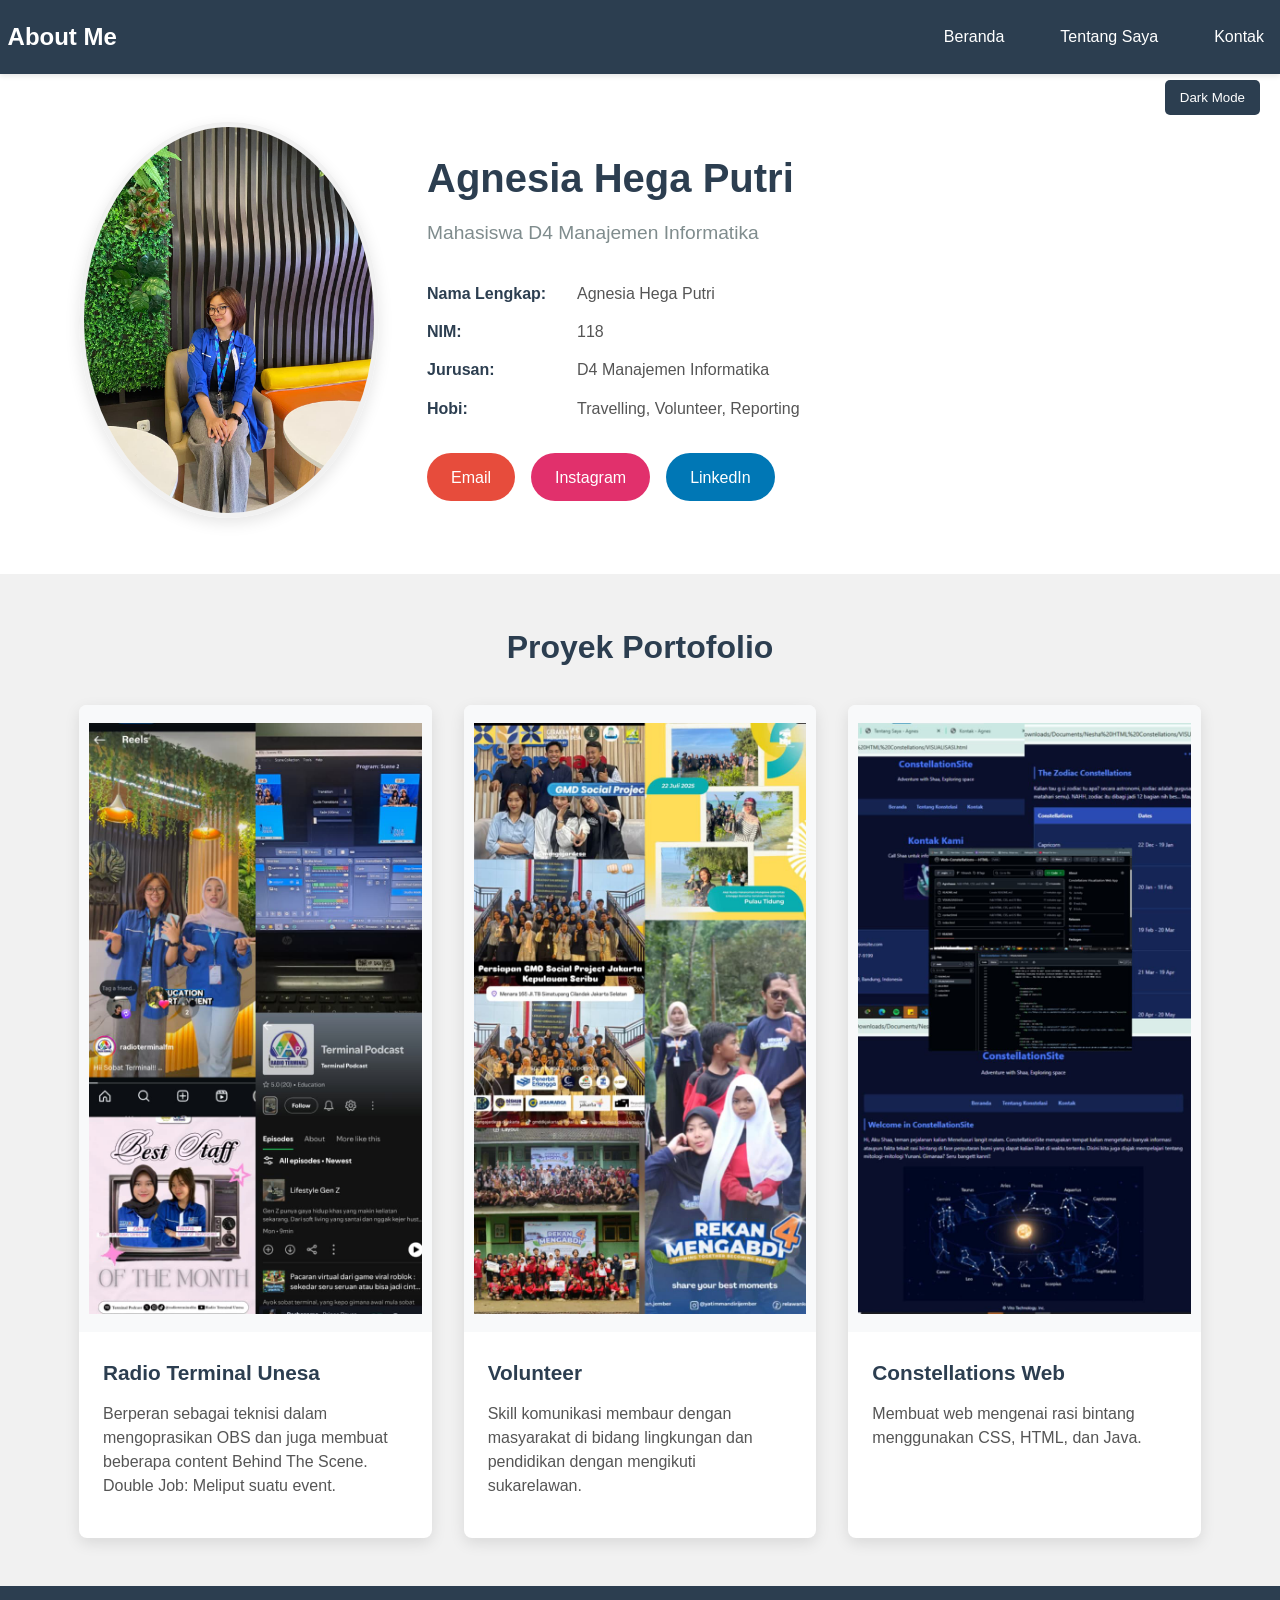
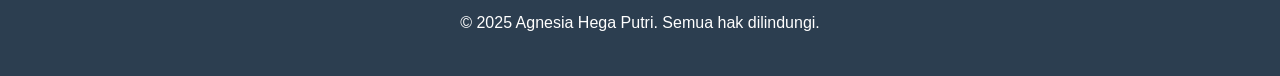
<file: Index.html>
<!DOCTYPE html>
<html lang="id">
<head>
    <meta charset="UTF-8">
    <meta name="viewport" content="width=device-width, initial-scale=1.0">
    <title>Profil Pribadi - Agnes</title>
    <link rel="stylesheet" href="./style.css.css">
</head>
<body>
    <!-- Navbar -->
    <nav class="navbar">
        <div class="nav-container">
            <div class="nav-logo">
                <a href="index.html">About Me</a>
            </div>
            <div class="nav-menu">
                <a href="index.html" class="nav-link">Beranda</a>
                <a href="about.html" class="nav-link">Tentang Saya</a>
                <a href="contact.html" class="nav-link">Kontak</a>
            </div>
        </div>
    </nav>

    <!-- Header/Profil Section -->
    <header class="profile-section">
        <div class="container">
            <div class="profile-content">
                <div class="profile-image">
                    <img src="NESHA.jpg" alt="Profil Pict" class="profile-photo">
                </div>
                <div class="profile-info">
                    <h1 class="profile-title">Agnesia Hega Putri</h1>
                    <p class="profile-subtitle">Mahasiswa D4 Manajemen Informatika</p>
                    
                    <div class="biodata">
                        <div class="biodata-item">
                            <span class="biodata-label">Nama Lengkap:</span>
                            <span class="biodata-value">Agnesia Hega Putri</span>
                        </div>
                        <div class="biodata-item">
                            <span class="biodata-label">NIM:</span>
                            <span class="biodata-value">118</span>
                        </div>
                        <div class="biodata-item">
                            <span class="biodata-label">Jurusan:</span>
                            <span class="biodata-value">D4 Manajemen Informatika</span>
                        </div>
                        <div class="biodata-item">
                            <span class="biodata-label">Hobi:</span>
                            <span class="biodata-value">Travelling, Volunteer, Reporting</span>
                        </div>
                    </div>
                    
                    <div class="social-links">
                        <a href="mailto:agnesiahega140@gmail.com" class="social-link email-link">
                            <span>Email</span>
                        </a>
                        <a href="https://www.instagram.com/agnshaaaa/" class="social-link instagram-link">
                            <span>Instagram</span>
                        </a>
                        <a href="www.linkedin.com/in/agnesia-hega-35b76b365" class="social-link linkedin-link">
                            <span>LinkedIn</span>
                        </a>
                    </div>
                </div>
            </div>
        </div>
    </header>

    <!-- Portfolio Section -->
    <section class="portfolio-section">
        <div class="container">
            <h2 class="section-title">Proyek Portofolio</h2>
            <div class="portfolio-grid">
                <div class="portfolio-card">
                    <div class="card-image">
                        <img src="rtu.jpg" alt="Proyek 1">
                    </div>
                    <div class="card-content">
                        <h3 class="card-title">Radio Terminal Unesa</h3>
                        <p class="card-description">Berperan sebagai teknisi dalam mengoprasikan OBS dan juga membuat beberapa content Behind The Scene. Double Job: Meliput suatu event.</p>
                    </div>
                </div>
                
                <div class="portfolio-card">
                    <div class="card-image">
                        <img src="volunteer.jpg" alt="Proyek 2">
                    </div>
                    <div class="card-content">
                        <h3 class="card-title">Volunteer</h3>
                        <p class="card-description">Skill komunikasi membaur dengan masyarakat di bidang lingkungan dan pendidikan dengan mengikuti sukarelawan.</p>
                    </div>
                </div>
                
                <div class="portfolio-card">
                    <div class="card-image">
                        <img src="web constellations.jpg" alt="Proyek 3">
                    </div>
                    <div class="card-content">
                        <h3 class="card-title">Constellations Web</h3>
                        <p class="card-description">Membuat web mengenai rasi bintang menggunakan CSS, HTML, dan Java.</p>
                    </div>
                </div>
            </div>
        </div>
    </section>

    <!-- Footer -->
    <footer class="footer">
        <div class="container">
            <p>&copy; 2025 Agnesia Hega Putri. Semua hak dilindungi.</p>
        </div>
    </footer>

    <script src="script.js"></script>
</body>
</html>
</file>
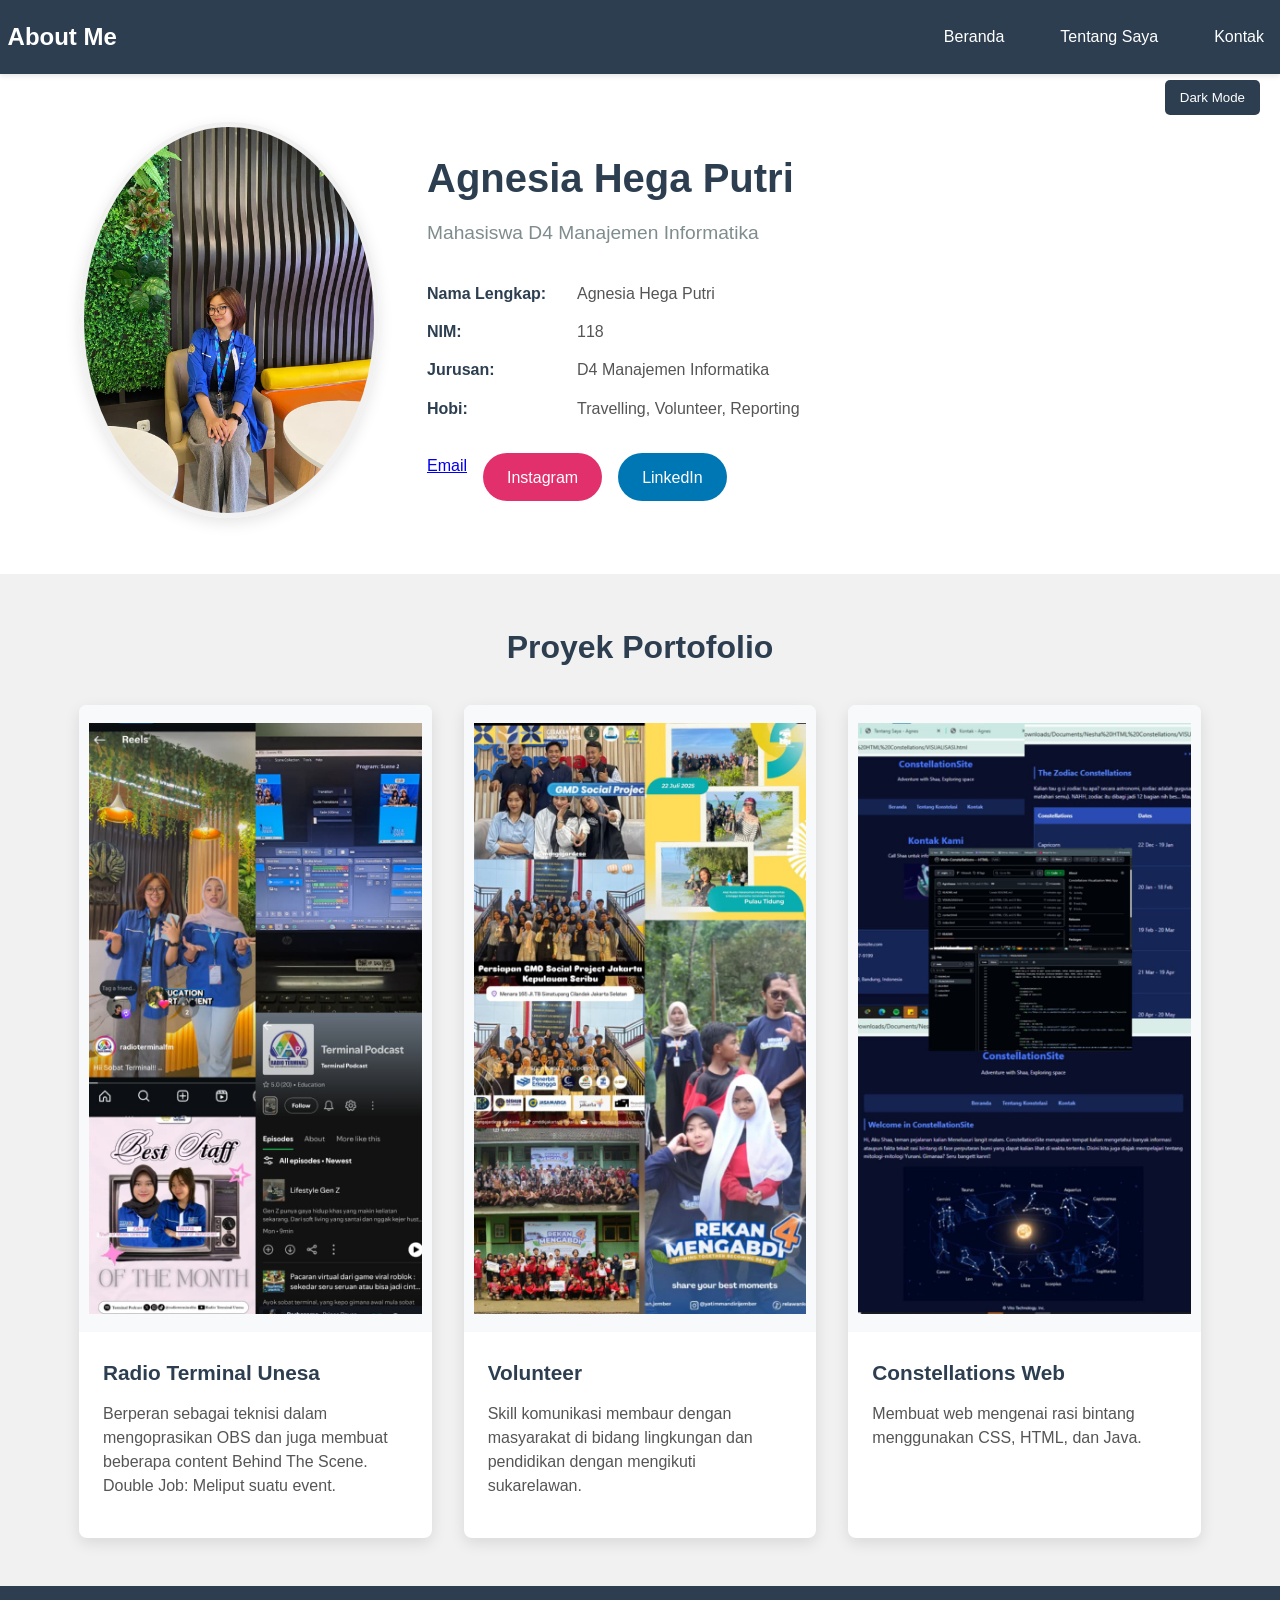
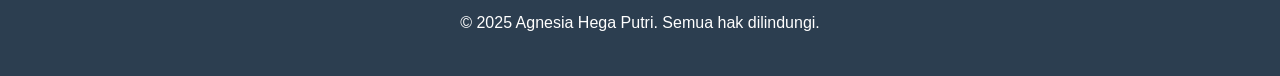
<file: index.html>
<!DOCTYPE html>
<html lang="id">
<head>
    <meta charset="UTF-8">
    <meta name="viewport" content="width=device-width, initial-scale=1.0">
    <title>Profil Pribadi - Agnes</title>
    <link rel="stylesheet" href="./style.css">
</head>
<body>
    <!-- Navbar -->
    <nav class="navbar">
        <div class="nav-container">
            <div class="nav-logo">
                <a href="index.html">About Me</a>
            </div>
            <div class="nav-menu">
                <a href="index.html" class="nav-link">Beranda</a>
                <a href="about.html" class="nav-link">Tentang Saya</a>
                <a href="contact.html" class="nav-link">Kontak</a>
            </div>
        </div>
    </nav>

    <!-- Header/Profil Section -->
    <header class="profile-section">
        <div class="container">
            <div class="profile-content">
                <div class="profile-image">
                    <img src="NESHA.jpg" alt="Profil Pict" class="profile-photo">
                </div>
                <div class="profile-info">
                    <h1 class="profile-title">Agnesia Hega Putri</h1>
                    <p class="profile-subtitle">Mahasiswa D4 Manajemen Informatika</p>
                    
                    <div class="biodata">
                        <div class="biodata-item">
                            <span class="biodata-label">Nama Lengkap:</span>
                            <span class="biodata-value">Agnesia Hega Putri</span>
                        </div>
                        <div class="biodata-item">
                            <span class="biodata-label">NIM:</span>
                            <span class="biodata-value">118</span>
                        </div>
                        <div class="biodata-item">
                            <span class="biodata-label">Jurusan:</span>
                            <span class="biodata-value">D4 Manajemen Informatika</span>
                        </div>
                        <div class="biodata-item">
                            <span class="biodata-label">Hobi:</span>
                            <span class="biodata-value">Travelling, Volunteer, Reporting</span>
                        </div>
                    </div>
                    
                    <div class="social-links">
                        <a href="mailto:agnesiahega140@gmail.com?subject=Halo Agnes&body=Saya ingin menghubungi email yang tertera" class="btn-email">
                            <span>Email</span>
                        </a>
                        <a href="https://www.instagram.com/agnshaaaa/" class="social-link instagram-link">
                            <span>Instagram</span>
                        </a>
                        <a href="www.linkedin.com/in/agnesia-hega-35b76b365" class="social-link linkedin-link">
                            <span>LinkedIn</span>
                        </a>
                    </div>
                </div>
            </div>
        </div>
    </header>

    <!-- Portfolio Section -->
    <section class="portfolio-section">
        <div class="container">
            <h2 class="section-title">Proyek Portofolio</h2>
            <div class="portfolio-grid">
                <div class="portfolio-card">
                    <div class="card-image">
                        <img src="rtu.jpg" alt="Proyek 1">
                    </div>
                    <div class="card-content">
                        <h3 class="card-title">Radio Terminal Unesa</h3>
                        <p class="card-description">Berperan sebagai teknisi dalam mengoprasikan OBS dan juga membuat beberapa content Behind The Scene. Double Job: Meliput suatu event.</p>
                    </div>
                </div>
                
                <div class="portfolio-card">
                    <div class="card-image">
                        <img src="volunteer.jpg" alt="Proyek 2">
                    </div>
                    <div class="card-content">
                        <h3 class="card-title">Volunteer</h3>
                        <p class="card-description">Skill komunikasi membaur dengan masyarakat di bidang lingkungan dan pendidikan dengan mengikuti sukarelawan.</p>
                    </div>
                </div>
                
                <div class="portfolio-card">
                    <div class="card-image">
                        <img src="web constellations.jpg" alt="Proyek 3">
                    </div>
                    <div class="card-content">
                        <h3 class="card-title">Constellations Web</h3>
                        <p class="card-description">Membuat web mengenai rasi bintang menggunakan CSS, HTML, dan Java.</p>
                    </div>
                </div>
            </div>
        </div>
    </section>

    <!-- Footer -->
    <footer class="footer">
        <div class="container">
            <p>&copy; 2025 Agnesia Hega Putri. Semua hak dilindungi.</p>
        </div>
    </footer>

    <script src="script.js"></script>
</body>
</html>
</file>
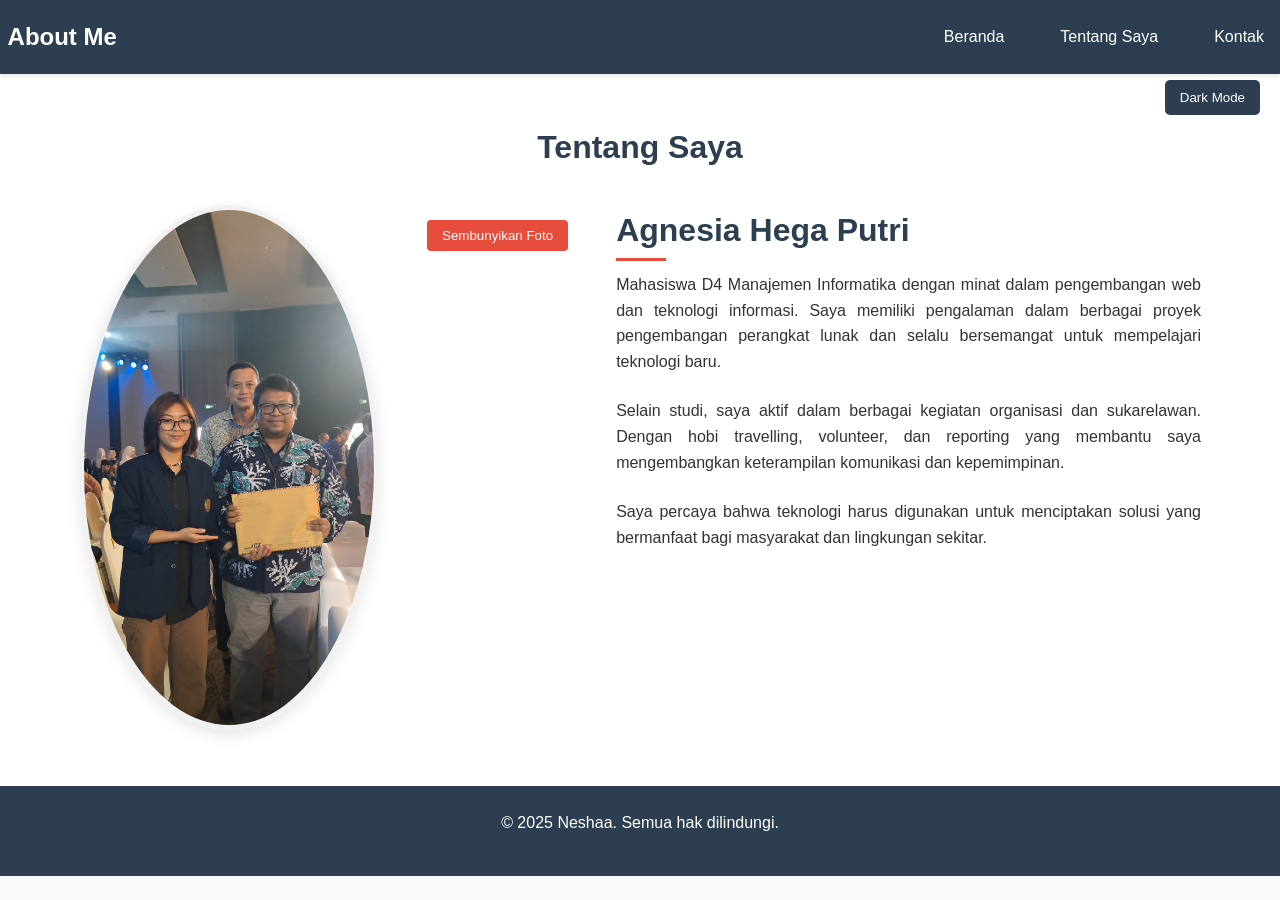
<file: about.html>
<!DOCTYPE html>
<html lang="id">
<head>
    <meta charset="UTF-8">
    <meta name="viewport" content="width=device-width, initial-scale=1.0">
    <title>Tentang Saya - Agnes</title>
    <link rel="stylesheet" href="./style.css">
</head>

<body>
    <!-- Navbar -->
    <nav class="navbar">
        <div class="nav-container">
            <div class="nav-logo">
                <a href="index.html">About Me</a>
            </div>
            <div class="nav-menu">
                <a href="index.html" class="nav-link">Beranda</a>
                <a href="about.html" class="nav-link">Tentang Saya</a>
                <a href="contact.html" class="nav-link">Kontak</a>
            </div>
        </div>
    </nav>

    <!-- About Section -->
    <section class="about-section">
        <div class="container">
            <h1 class="section-title">Tentang Saya</h1>
            <div class="about-content">
                <div class="about-image">
                    <img src="ts nes 2.jpg" alt="Foto Profil" class="about-photo">
                </div>
                <div class="about-text">
                    <h2>Agnesia Hega Putri</h2>
                    <p>Mahasiswa D4 Manajemen Informatika dengan minat dalam pengembangan web dan teknologi informasi. 
                        Saya memiliki pengalaman dalam berbagai proyek pengembangan perangkat lunak dan selalu bersemangat 
                        untuk mempelajari teknologi baru.</p>
                    <p>Selain studi, saya aktif dalam berbagai kegiatan organisasi dan sukarelawan. 
                        Dengan hobi travelling, volunteer, dan reporting yang membantu saya mengembangkan keterampilan 
                        komunikasi dan kepemimpinan.</p>
                    <p>Saya percaya bahwa teknologi harus digunakan untuk menciptakan solusi yang bermanfaat bagi 
                        masyarakat dan lingkungan sekitar.</p>
                </div>
            </div>
        </div>
    </section>

    <!-- Footer -->
    <footer class="footer">
        <div class="container">
            <p>&copy; 2025 Neshaa. Semua hak dilindungi.</p>
        </div>
    </footer>

    <script src="script.js"></script>
</body>
</html>
</file>
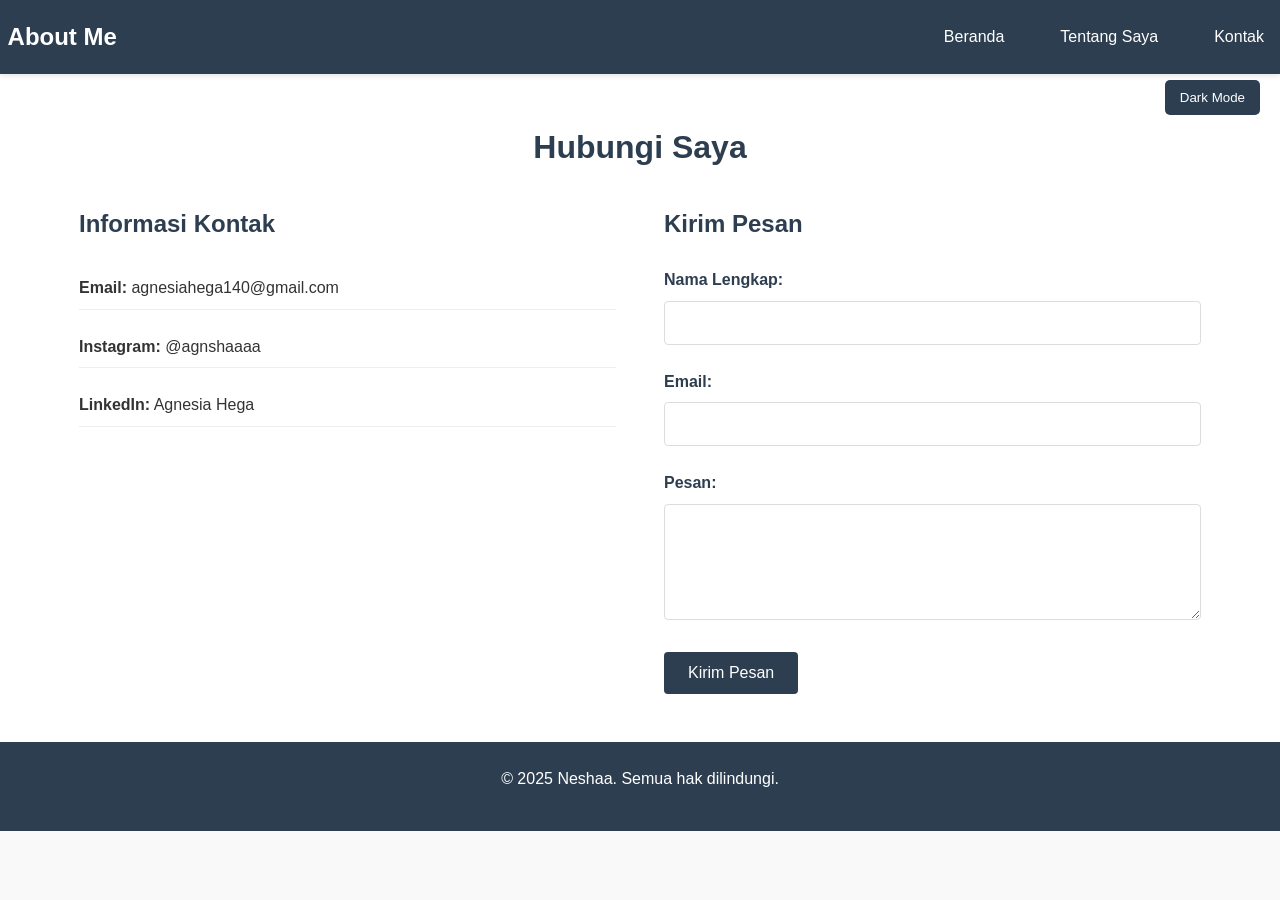
<file: Contact.html>
<!DOCTYPE html>
<html lang="id">
<head>
    <meta charset="UTF-8">
    <meta name="viewport" content="width=device-width, initial-scale=1.0">
    <title>Kontak - Agnes</title>
    <link rel="stylesheet" href="./style.css">
</head>
<body>
    <!-- Navbar -->
    <nav class="navbar">
        <div class="nav-container">
            <div class="nav-logo">
                <a href="index.html">About Me</a>
            </div>
            <div class="nav-menu">
                <a href="Index.html" class="nav-link">Beranda</a>
                <a href="about.html" class="nav-link">Tentang Saya</a>
                <a href="Contact.html" class="nav-link">Kontak</a>
            </div>
        </div>
    </nav>

    <!-- Contact Section -->
    <section class="contact-section">
        <div class="container">
            <h1 class="section-title">Hubungi Saya</h1>
            <div class="contact-content">
                <div class="contact-info">
                    <h2>Informasi Kontak</h2>
                    <div class="contact-item">
                        <strong>Email:</strong> agnesiahega140@gmail.com
                    </div>
                    <div class="contact-item">
                        <strong>Instagram:</strong> @agnshaaaa
                    </div>
                    <div class="contact-item">
                        <strong>LinkedIn:</strong> Agnesia Hega
                    </div>
                </div>
                <div class="contact-form">
                    <h2>Kirim Pesan</h2>
                    <form action="#" method="post">
                        <div class="form-group">
                            <label for="name">Nama Lengkap:</label>
                            <input type="text" id="name" name="name" required>
                        </div>
                        <div class="form-group">
                            <label for="email">Email:</label>
                            <input type="email" id="email" name="email" required>
                        </div>
                        <div class="form-group">
                            <label for="message">Pesan:</label>
                            <textarea id="message" name="message" rows="5" required></textarea>
                        </div>
                        <button type="submit" class="submit-btn">Kirim Pesan</button>
                    </form>
                </div>
            </div>
        </div>
    </section>

    <!-- Footer -->
    <footer class="footer">
        <div class="container">
            <p>&copy; 2025 Neshaa. Semua hak dilindungi.</p>
        </div>
    </footer>

    <script src="script.js"></script>
</body>
</html>
</file>
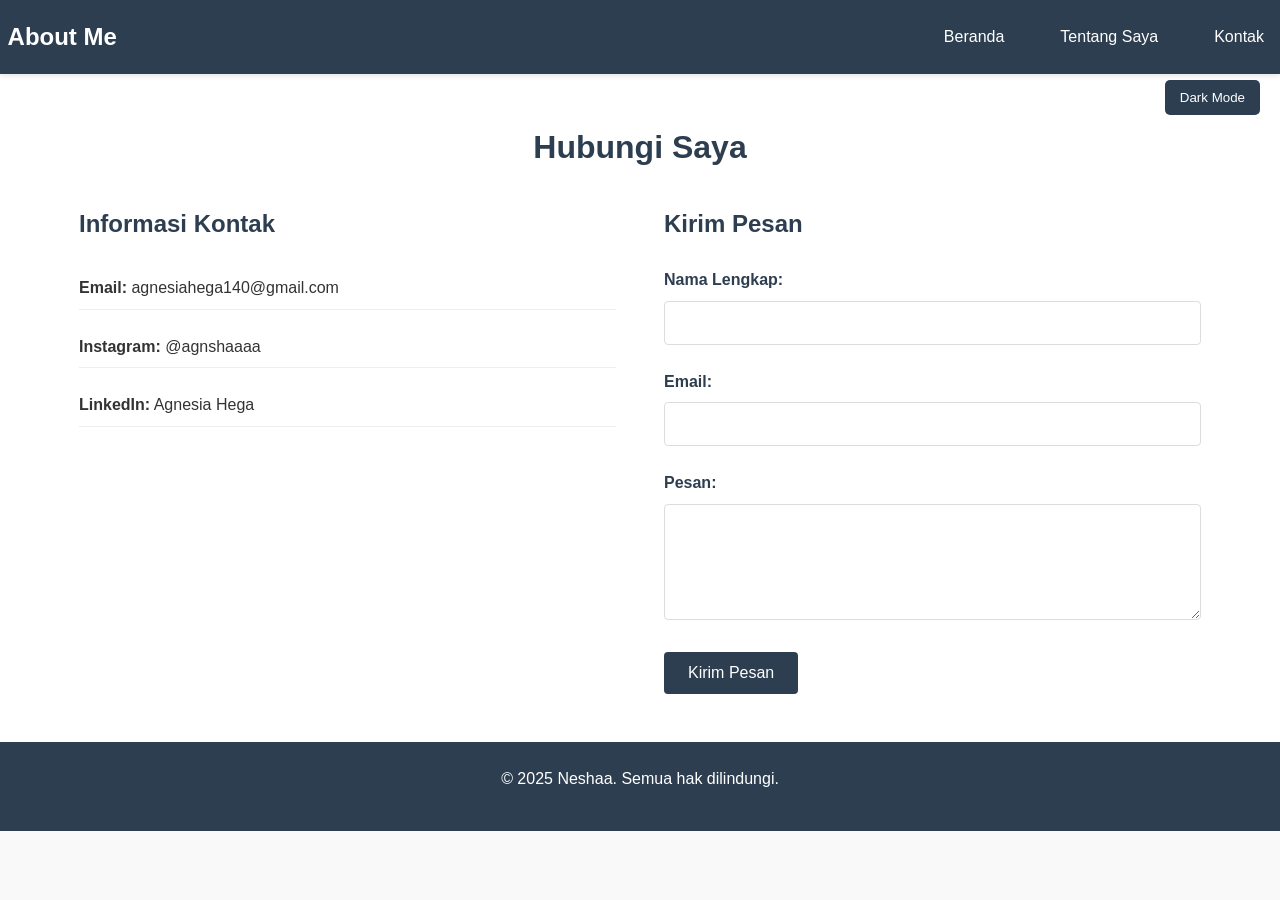
<file: contact.html>
<!DOCTYPE html>
<html lang="id">
<head>
    <meta charset="UTF-8">
    <meta name="viewport" content="width=device-width, initial-scale=1.0">
    <title>Kontak - Agnes</title>
    <link rel="stylesheet" href="./style.css">
</head>
<body>
    <!-- Navbar -->
    <nav class="navbar">
        <div class="nav-container">
            <div class="nav-logo">
                <a href="index.html">About Me</a>
            </div>
            <div class="nav-menu">
                <a href="index.html" class="nav-link">Beranda</a>
                <a href="about.html" class="nav-link">Tentang Saya</a>
                <a href="contact.html" class="nav-link">Kontak</a>
            </div>
        </div>
    </nav>

    <!-- Contact Section -->
    <section class="contact-section">
        <div class="container">
            <h1 class="section-title">Hubungi Saya</h1>
            <div class="contact-content">
                <div class="contact-info">
                    <h2>Informasi Kontak</h2>
                    <div class="contact-item">
                        <strong>Email:</strong> agnesiahega140@gmail.com
                    </div>
                    <div class="contact-item">
                        <strong>Instagram:</strong> @agnshaaaa
                    </div>
                    <div class="contact-item">
                        <strong>LinkedIn:</strong> Agnesia Hega
                    </div>
                </div>
                <div class="contact-form">
                    <h2>Kirim Pesan</h2>
                    <form action="#" method="post">
                        <div class="form-group">
                            <label for="name">Nama Lengkap:</label>
                            <input type="text" id="name" name="name" required>
                        </div>
                        <div class="form-group">
                            <label for="email">Email:</label>
                            <input type="email" id="email" name="email" required>
                        </div>
                        <div class="form-group">
                            <label for="message">Pesan:</label>
                            <textarea id="message" name="message" rows="5" required></textarea>
                        </div>
                        <button type="submit" class="submit-btn">Kirim Pesan</button>
                    </form>
                </div>
            </div>
        </div>
    </section>

    <!-- Footer -->
    <footer class="footer">
        <div class="container">
            <p>&copy; 2025 Neshaa. Semua hak dilindungi.</p>
        </div>
    </footer>

    <script src="script.js"></script>
</body>
</html>
</file>
<file: style.css.css>
/* INDEX */
* {
        margin: 0;
        padding: 0;
        box-sizing: border-box;
}

body {
    font-family: 'Segoe UI', Tahoma, Geneva, Verdana, sans-serif;
    line-height: 1.6;
    color: #333;
    background-color: #f9f9f9;
}

h1, h2, h3 {
    margin-bottom: 1rem;
    color: #2c3e50;
}

p {
    margin-bottom: 1rem;
}

.container {
    width: 90%;
    max-width: 1200px;
    margin: 0 auto;
    padding: 0 15px;
}

/* Navbar Styles */
.navbar {
    background-color: #2c3e50;
    padding: 1rem 0;
    position: sticky;
    top: 0;
    z-index: 100;
    box-shadow: 0 2px 5px rgba(0,0,0,0.1);
}

.nav-container {
    display: flex;
    justify-content: space-between;
    align-items: center;
}

.nav-logo a {
    color: white;
    text-decoration: none;
    font-size: 1.5rem;
    font-weight: bold;
    margin-left: 0.2cm;
}

.nav-menu {
    display: flex;
    gap: 1.5rem;
}

.nav-link {
    color: white;
    text-decoration: none;
    padding: 0.5rem 1rem;
    border-radius: 4px;
    transition: background-color 0.3s;
    cursor: pointer;
}

.nav-link:hover, .nav-link.active {
    background-color: rgba(255, 255, 255, 0.1);
}

/* Profile Section */
.profile-section {
    padding: 3rem 0;
    background-color: white;
}

.profile-content {
    display: flex;
    align-items: center;
    gap: 3rem;
}

.profile-image {
    flex: 0 0 300px;
}

.profile-photo {
    width: 100%;
    border-radius: 50%;
    box-shadow: 0 5px 15px rgba(0,0,0,0.1);
    border: 5px solid #f1f1f1;
}

.profile-info {
    flex: 1;
}

.profile-title {
    font-size: 2.5rem;
    color: #2c3e50;
    margin-bottom: 0.5rem;
}

.profile-subtitle {
    font-size: 1.2rem;
    color: #7f8c8d;
    margin-bottom: 2rem;
}

/* Biodata Styles */
.biodata {
    margin-bottom: 2rem;
}

.biodata-item {
    display: flex;
    margin-bottom: 0.8rem;
}

.biodata-label {
    font-weight: bold;
    width: 150px;
    color: #2c3e50;
}

.biodata-value {
    color: #555;
}

/* Social Links */
.social-links {
    display: flex;
    gap: 1rem;
}

.social-link {
    display: inline-block;
    padding: 0.7rem 1.5rem;
    border-radius: 30px;
    text-decoration: none;
    color: white;
    font-weight: 500;
    transition: transform 0.3s, box-shadow 0.3s;
}

.email-link {
    background-color: #e74c3c;
}

.instagram-link {
    background-color: #e1306c;
}

.linkedin-link {
    background-color: #0077b5;
}

.social-link:hover {
    transform: translateY(-3px);
    box-shadow: 0 5px 15px rgba(0,0,0,0.1);
}

/* Portfolio Section */
.portfolio-section {
    padding: 3rem 0;
    background-color: #f1f1f1;
}

.section-title {
    text-align: center;
    font-size: 2rem;
    margin-bottom: 2rem;
    color: #2c3e50;
}

.portfolio-grid {
    display: grid;
    grid-template-columns: repeat(3, 1fr);
    gap: 2rem;
}

.portfolio-card {
    background-color: white;
    border-radius: 8px;
    overflow: hidden;
    box-shadow: 0 5px 15px rgba(0,0,0,0.1);
    transition: transform 0.3s;
}

.portfolio-card:hover {
    transform: translateY(-5px);
}

.card-image {
position: relative;
width: 100%;
padding-bottom: 177.78%; /* 16:9 ratio (9/16 = 0.5625 * 100 = 56.25%) */
overflow: hidden;
}

.card-image img {
    position: absolute;
    top: 0;
    left: 0;
    width: 100%;
    height: 100%;
    object-fit: contain; /* Gambar tidak kepotong */
    background-color: #f8f9fa;
    padding: 10px;
}


.card-content {
    padding: 1.5rem;
}

.card-title {
    font-size: 1.3rem;
    margin-bottom: 0.8rem;
    color: #2c3e50;
}

.card-description {
    color: #555;
    line-height: 1.5;
}

/* About Section - FLEXBOX LAYOUT */
.about-section {
    padding: 3rem 0;
    background-color: white;
}

.about-content {
    display: flex;
    align-items: center;
    justify-content: center;
    gap: 3rem;
    flex-wrap: wrap;
}

.about-image {
    flex: 0 0 300px;
}

.about-photo {
    width: 100%;
    border-radius: 50%;
    box-shadow: 0 5px 15px rgba(0,0,0,0.1);
    border: 5px solid #f1f1f1;
}

.about-text {
    flex: 1;
    min-width: 300px;
}

.about-text h2 {
    font-size: 2rem;
    margin-bottom: 1rem;
    color: #2c3e50;
}

.about-text p {
    margin-bottom: 1.5rem;
    line-height: 1.6;
}

/* About Gallery Styles */
.about-gallery {
    display: flex;
    gap: 1rem;
    margin-top: 2rem;
    flex-wrap: wrap;
    justify-content: center;
}

.gallery-item {
    text-align: center;
    flex: 1;
    min-width: 120px;
    max-width: 150px;
}

.gallery-item img {
    width: 100%;
    height: 100px;
    object-fit: cover;
    border-radius: 8px;
    border: 3px solid #f1f1f1;
    transition: transform 0.3s;
}

.gallery-item img:hover {
    transform: scale(1.05);
}

.gallery-item p {
    font-size: 0.8rem;
    margin-top: 0.5rem;
    color: #555;
    font-weight: 500;
}

/* About Section Improvements */
.about-content {
    display: flex;
    align-items: flex-start;
    gap: 3rem;
    flex-wrap: wrap;
}

.about-image {
    flex: 0 0 300px;
    position: relative;
}

.about-photo {
    width: 100%;
    border-radius: 50%;
    box-shadow: 0 5px 15px rgba(0,0,0,0.1);
    border: 5px solid #f1f1f1;
    transition: transform 0.3s;
}

.about-photo:hover {
    transform: scale(1.02);
}

.about-text {
    flex: 1;
    min-width: 300px;
}

.about-text h2 {
    font-size: 2rem;
    margin-bottom: 1rem;
    color: #2c3e50;
    position: relative;
}

.about-text h2::after {
    content: '';
    position: absolute;
    bottom: -5px;
    left: 0;
    width: 50px;
    height: 3px;
    background-color: #e74c3c;
}

.about-text p {
    margin-bottom: 1.5rem;
    line-height: 1.6;
    text-align: justify;
}

/* Responsive Design untuk About Section */
@media (max-width: 768px) {
    .about-content {
        flex-direction: column;
        text-align: center;
        align-items: center;
    }
    
    .about-image {
        flex: 0 0 250px;
    }
    
    .about-text h2::after {
        left: 50%;
        transform: translateX(-50%);
    }
    
    .about-gallery {
        gap: 0.5rem;
    }
    
    .gallery-item {
        min-width: 100px;
        max-width: 120px;
    }
    
    .gallery-item img {
        height: 80px;
    }
}

@media (max-width: 480px) {
    .about-gallery {
        flex-direction: column;
        align-items: center;
    }
    
    .gallery-item {
        max-width: 200px;
        margin-bottom: 1rem;
    }
    
    .gallery-item img {
        height: 120px;
    }
}

/* Contact Section */
.contact-section {
    padding: 3rem 0;
    background-color: white;
}

.contact-content {
    display: grid;
    grid-template-columns: 1fr 1fr;
    gap: 3rem;
}

.contact-info h2, .contact-form h2 {
    margin-bottom: 1.5rem;
    color: #2c3e50;
}

.contact-item {
    margin-bottom: 1rem;
    padding: 0.5rem 0;
    border-bottom: 1px solid #eee;
}

.form-group {
    margin-bottom: 1.5rem;
}

.form-group label {
    display: block;
    margin-bottom: 0.5rem;
    font-weight: bold;
    color: #2c3e50;
}

.form-group input, .form-group textarea {
    width: 100%;
    padding: 0.75rem;
    border: 1px solid #ddd;
    border-radius: 4px;
    font-family: inherit;
    font-size: 1rem;
}

.form-group textarea {
    resize: vertical;
}

.submit-btn {
    background-color: #2c3e50;
    color: white;
    border: none;
    padding: 0.75rem 1.5rem;
    border-radius: 4px;
    cursor: pointer;
    font-size: 1rem;
    transition: background-color 0.3s;
}

.submit-btn:hover {
    background-color: #1a252f;
}

/* Footer */
.footer {
    background-color: #2c3e50;
    color: white;
    text-align: center;
    padding: 1.5rem 0;
}

/* Active Section */
.active-section {
    display: block;
}

/* Responsive Design */
@media (max-width: 768px) {
    .profile-content, .about-content {
        flex-direction: column;
        text-align: center;
    }
    
    .profile-image, .about-image {
        flex: 0 0 250px;
    }
    
    .portfolio-grid {
        grid-template-columns: repeat(2, 1fr);
    }
    
    .contact-content {
        grid-template-columns: 1fr;
    }
    
    .biodata-item {
        justify-content: center;
    }
    
    .nav-container {
        flex-direction: column;
        gap: 1rem;
    }
}

@media (max-width: 480px) {
    .portfolio-grid {
        grid-template-columns: 1fr;
    }
    
    .social-links {
        flex-direction: column;
        align-items: center;
    }
    
    .social-link {
        width: 200px;
        text-align: center;
    }
    
    .profile-title {
        font-size: 2rem;
    }
}


    .dark-mode {
        background-color: #1a1a1a !important;
        color: white !important;
        transition: all 0.3s ease;
    }
    
    .dark-mode .container,
    .dark-mode .content,
    .dark-mode .about-content,
    .dark-mode .contact-form,
    .dark-mode .project-item,
    .dark-mode .skill-item,
    .dark-mode header,
    .dark-mode footer,
    .dark-mode section,
    .dark-mode div:not(.dark-mode-toggle) {
        background-color: #2d2d2d !important;
        color: white !important;
        border-color: #444 !important;
    }
    
    .dark-mode h1,
    .dark-mode h2,
    .dark-mode h3,
    .dark-mode h4,
    .dark-mode h5,
    .dark-mode h6,
    .dark-mode p,
    .dark-mode span,
    .dark-mode li {
        color: white !important;
    }
    
    .dark-mode input,
    .dark-mode textarea,
    .dark-mode select {
        background-color: #333 !important;
        color: white !important;
        border: 1px solid #555 !important;
    }
    
    .dark-mode button:not(#darkModeToggle) {
        background-color: #444 !important;
        color: white !important;
        border: 1px solid #555 !important;
    }
    
    .dark-mode .error-message {
        color: #ff6b6b !important;
    }
    
    .dark-mode .success-message {
        color: #51cf66 !important;
    }

    /* Dark Mode Styles */
.dark-mode {
    background-color: #1a1a1a !important;
    color: white !important;
    transition: all 0.3s ease;
}

.dark-mode .container,
.dark-mode .content,
.dark-mode .about-content,
.dark-mode .contact-form,
.dark-mode .project-item,
.dark-mode .skill-item,
.dark-mode header,
.dark-mode footer,
.dark-mode section,
.dark-mode div:not(.dark-mode-toggle) {
    background-color: #2d2d2d !important;
    color: white !important;
    border-color: #444 !important;
}

.dark-mode h1,
.dark-mode h2,
.dark-mode h3,
.dark-mode h4,
.dark-mode h5,
.dark-mode h6,
.dark-mode p,
.dark-mode span,
.dark-mode li {
    color: white !important;
}

.dark-mode input,
.dark-mode textarea,
.dark-mode select {
    background-color: #333 !important;
    color: white !important;
    border: 1px solid #555 !important;
}

.dark-mode button:not(#darkModeToggle) {
    background-color: #444 !important;
    color: white !important;
    border: 1px solid #555 !important;
}

.dark-mode .error-message {
    color: #ff6b6b !important;
}

.dark-mode .success-message {
    color: #51cf66 !important;
}

/* Style untuk tombol dark mode (opsional) */
.dark-mode-toggle {
    position: fixed;
    top: 80px;
    right: 20px;
    padding: 10px 15px;
    background-color: #2c3e50;
    color: white;
    border: none;
    border-radius: 5px;
    cursor: pointer;
    z-index: 1000;
}

/* Style untuk tombol toggle foto */
.photo-toggle-btn {
    margin-top: 15px;
    padding: 8px 15px;
    background-color: #e74c3c;
    color: white;
    border: none;
    border-radius: 4px;
    cursor: pointer;
}
</file>
<file: style.css>
/* INDEX */
* {
        margin: 0;
        padding: 0;
        box-sizing: border-box;
}

body {
    font-family: 'Segoe UI', Tahoma, Geneva, Verdana, sans-serif;
    line-height: 1.6;
    color: #333;
    background-color: #f9f9f9;
}

h1, h2, h3 {
    margin-bottom: 1rem;
    color: #2c3e50;
}

p {
    margin-bottom: 1rem;
}

.container {
    width: 90%;
    max-width: 1200px;
    margin: 0 auto;
    padding: 0 15px;
}

/* Navbar Styles */
.navbar {
    background-color: #2c3e50;
    padding: 1rem 0;
    position: sticky;
    top: 0;
    z-index: 100;
    box-shadow: 0 2px 5px rgba(0,0,0,0.1);
}

.nav-container {
    display: flex;
    justify-content: space-between;
    align-items: center;
}

.nav-logo a {
    color: white;
    text-decoration: none;
    font-size: 1.5rem;
    font-weight: bold;
    margin-left: 0.2cm;
}

.nav-menu {
    display: flex;
    gap: 1.5rem;
}

.nav-link {
    color: white;
    text-decoration: none;
    padding: 0.5rem 1rem;
    border-radius: 4px;
    transition: background-color 0.3s;
    cursor: pointer;
}

.nav-link:hover, .nav-link.active {
    background-color: rgba(255, 255, 255, 0.1);
}

/* Profile Section */
.profile-section {
    padding: 3rem 0;
    background-color: white;
}

.profile-content {
    display: flex;
    align-items: center;
    gap: 3rem;
}

.profile-image {
    flex: 0 0 300px;
}

.profile-photo {
    width: 100%;
    border-radius: 50%;
    box-shadow: 0 5px 15px rgba(0,0,0,0.1);
    border: 5px solid #f1f1f1;
}

.profile-info {
    flex: 1;
}

.profile-title {
    font-size: 2.5rem;
    color: #2c3e50;
    margin-bottom: 0.5rem;
}

.profile-subtitle {
    font-size: 1.2rem;
    color: #7f8c8d;
    margin-bottom: 2rem;
}

/* Biodata Styles */
.biodata {
    margin-bottom: 2rem;
}

.biodata-item {
    display: flex;
    margin-bottom: 0.8rem;
}

.biodata-label {
    font-weight: bold;
    width: 150px;
    color: #2c3e50;
}

.biodata-value {
    color: #555;
}

/* Social Links */
.social-links {
    display: flex;
    gap: 1rem;
}

.social-link {
    display: inline-block;
    padding: 0.7rem 1.5rem;
    border-radius: 30px;
    text-decoration: none;
    color: white;
    font-weight: 500;
    transition: transform 0.3s, box-shadow 0.3s;
}

.email-link {
    background-color: #e74c3c;
}

.instagram-link {
    background-color: #e1306c;
}

.linkedin-link {
    background-color: #0077b5;
}

.social-link:hover {
    transform: translateY(-3px);
    box-shadow: 0 5px 15px rgba(0,0,0,0.1);
}

/* Portfolio Section */
.portfolio-section {
    padding: 3rem 0;
    background-color: #f1f1f1;
}

.section-title {
    text-align: center;
    font-size: 2rem;
    margin-bottom: 2rem;
    color: #2c3e50;
}

.portfolio-grid {
    display: grid;
    grid-template-columns: repeat(3, 1fr);
    gap: 2rem;
}

.portfolio-card {
    background-color: white;
    border-radius: 8px;
    overflow: hidden;
    box-shadow: 0 5px 15px rgba(0,0,0,0.1);
    transition: transform 0.3s;
}

.portfolio-card:hover {
    transform: translateY(-5px);
}

.card-image {
position: relative;
width: 100%;
padding-bottom: 177.78%; /* 16:9 ratio (9/16 = 0.5625 * 100 = 56.25%) */
overflow: hidden;
}

.card-image img {
    position: absolute;
    top: 0;
    left: 0;
    width: 100%;
    height: 100%;
    object-fit: contain; /* Gambar tidak kepotong */
    background-color: #f8f9fa;
    padding: 10px;
}


.card-content {
    padding: 1.5rem;
}

.card-title {
    font-size: 1.3rem;
    margin-bottom: 0.8rem;
    color: #2c3e50;
}

.card-description {
    color: #555;
    line-height: 1.5;
}

/* About Section - FLEXBOX LAYOUT */
.about-section {
    padding: 3rem 0;
    background-color: white;
}

.about-content {
    display: flex;
    align-items: center;
    justify-content: center;
    gap: 3rem;
    flex-wrap: wrap;
}

.about-image {
    flex: 0 0 300px;
}

.about-photo {
    width: 100%;
    border-radius: 50%;
    box-shadow: 0 5px 15px rgba(0,0,0,0.1);
    border: 5px solid #f1f1f1;
}

.about-text {
    flex: 1;
    min-width: 300px;
}

.about-text h2 {
    font-size: 2rem;
    margin-bottom: 1rem;
    color: #2c3e50;
}

.about-text p {
    margin-bottom: 1.5rem;
    line-height: 1.6;
}

/* About Gallery Styles */
.about-gallery {
    display: flex;
    gap: 1rem;
    margin-top: 2rem;
    flex-wrap: wrap;
    justify-content: center;
}

.gallery-item {
    text-align: center;
    flex: 1;
    min-width: 120px;
    max-width: 150px;
}

.gallery-item img {
    width: 100%;
    height: 100px;
    object-fit: cover;
    border-radius: 8px;
    border: 3px solid #f1f1f1;
    transition: transform 0.3s;
}

.gallery-item img:hover {
    transform: scale(1.05);
}

.gallery-item p {
    font-size: 0.8rem;
    margin-top: 0.5rem;
    color: #555;
    font-weight: 500;
}

/* About Section Improvements */
.about-content {
    display: flex;
    align-items: flex-start;
    gap: 3rem;
    flex-wrap: wrap;
}

.about-image {
    flex: 0 0 300px;
    position: relative;
}

.about-photo {
    width: 100%;
    border-radius: 50%;
    box-shadow: 0 5px 15px rgba(0,0,0,0.1);
    border: 5px solid #f1f1f1;
    transition: transform 0.3s;
}

.about-photo:hover {
    transform: scale(1.02);
}

.about-text {
    flex: 1;
    min-width: 300px;
}

.about-text h2 {
    font-size: 2rem;
    margin-bottom: 1rem;
    color: #2c3e50;
    position: relative;
}

.about-text h2::after {
    content: '';
    position: absolute;
    bottom: -5px;
    left: 0;
    width: 50px;
    height: 3px;
    background-color: #e74c3c;
}

.about-text p {
    margin-bottom: 1.5rem;
    line-height: 1.6;
    text-align: justify;
}

/* Responsive Design untuk About Section */
@media (max-width: 768px) {
    .about-content {
        flex-direction: column;
        text-align: center;
        align-items: center;
    }
    
    .about-image {
        flex: 0 0 250px;
    }
    
    .about-text h2::after {
        left: 50%;
        transform: translateX(-50%);
    }
    
    .about-gallery {
        gap: 0.5rem;
    }
    
    .gallery-item {
        min-width: 100px;
        max-width: 120px;
    }
    
    .gallery-item img {
        height: 80px;
    }
}

@media (max-width: 480px) {
    .about-gallery {
        flex-direction: column;
        align-items: center;
    }
    
    .gallery-item {
        max-width: 200px;
        margin-bottom: 1rem;
    }
    
    .gallery-item img {
        height: 120px;
    }
}

/* Contact Section */
.contact-section {
    padding: 3rem 0;
    background-color: white;
}

.contact-content {
    display: grid;
    grid-template-columns: 1fr 1fr;
    gap: 3rem;
}

.contact-info h2, .contact-form h2 {
    margin-bottom: 1.5rem;
    color: #2c3e50;
}

.contact-item {
    margin-bottom: 1rem;
    padding: 0.5rem 0;
    border-bottom: 1px solid #eee;
}

.form-group {
    margin-bottom: 1.5rem;
}

.form-group label {
    display: block;
    margin-bottom: 0.5rem;
    font-weight: bold;
    color: #2c3e50;
}

.form-group input, .form-group textarea {
    width: 100%;
    padding: 0.75rem;
    border: 1px solid #ddd;
    border-radius: 4px;
    font-family: inherit;
    font-size: 1rem;
}

.form-group textarea {
    resize: vertical;
}

.submit-btn {
    background-color: #2c3e50;
    color: white;
    border: none;
    padding: 0.75rem 1.5rem;
    border-radius: 4px;
    cursor: pointer;
    font-size: 1rem;
    transition: background-color 0.3s;
}

.submit-btn:hover {
    background-color: #1a252f;
}

/* Footer */
.footer {
    background-color: #2c3e50;
    color: white;
    text-align: center;
    padding: 1.5rem 0;
}

/* Active Section */
.active-section {
    display: block;
}

/* Responsive Design */
@media (max-width: 768px) {
    .profile-content, .about-content {
        flex-direction: column;
        text-align: center;
    }
    
    .profile-image, .about-image {
        flex: 0 0 250px;
    }
    
    .portfolio-grid {
        grid-template-columns: repeat(2, 1fr);
    }
    
    .contact-content {
        grid-template-columns: 1fr;
    }
    
    .biodata-item {
        justify-content: center;
    }
    
    .nav-container {
        flex-direction: column;
        gap: 1rem;
    }
}

@media (max-width: 480px) {
    .portfolio-grid {
        grid-template-columns: 1fr;
    }
    
    .social-links {
        flex-direction: column;
        align-items: center;
    }
    
    .social-link {
        width: 200px;
        text-align: center;
    }
    
    .profile-title {
        font-size: 2rem;
    }
}


    .dark-mode {
        background-color: #1a1a1a !important;
        color: white !important;
        transition: all 0.3s ease;
    }
    
    .dark-mode .container,
    .dark-mode .content,
    .dark-mode .about-content,
    .dark-mode .contact-form,
    .dark-mode .project-item,
    .dark-mode .skill-item,
    .dark-mode header,
    .dark-mode footer,
    .dark-mode section,
    .dark-mode div:not(.dark-mode-toggle) {
        background-color: #2d2d2d !important;
        color: white !important;
        border-color: #444 !important;
    }
    
    .dark-mode h1,
    .dark-mode h2,
    .dark-mode h3,
    .dark-mode h4,
    .dark-mode h5,
    .dark-mode h6,
    .dark-mode p,
    .dark-mode span,
    .dark-mode li {
        color: white !important;
    }
    
    .dark-mode input,
    .dark-mode textarea,
    .dark-mode select {
        background-color: #333 !important;
        color: white !important;
        border: 1px solid #555 !important;
    }
    
    .dark-mode button:not(#darkModeToggle) {
        background-color: #444 !important;
        color: white !important;
        border: 1px solid #555 !important;
    }
    
    .dark-mode .error-message {
        color: #ff6b6b !important;
    }
    
    .dark-mode .success-message {
        color: #51cf66 !important;
    }

    /* Dark Mode Styles */
.dark-mode {
    background-color: #1a1a1a !important;
    color: white !important;
    transition: all 0.3s ease;
}

.dark-mode .container,
.dark-mode .content,
.dark-mode .about-content,
.dark-mode .contact-form,
.dark-mode .project-item,
.dark-mode .skill-item,
.dark-mode header,
.dark-mode footer,
.dark-mode section,
.dark-mode div:not(.dark-mode-toggle) {
    background-color: #2d2d2d !important;
    color: white !important;
    border-color: #444 !important;
}

.dark-mode h1,
.dark-mode h2,
.dark-mode h3,
.dark-mode h4,
.dark-mode h5,
.dark-mode h6,
.dark-mode p,
.dark-mode span,
.dark-mode li {
    color: white !important;
}

.dark-mode input,
.dark-mode textarea,
.dark-mode select {
    background-color: #333 !important;
    color: white !important;
    border: 1px solid #555 !important;
}

.dark-mode button:not(#darkModeToggle) {
    background-color: #444 !important;
    color: white !important;
    border: 1px solid #555 !important;
}

.dark-mode .error-message {
    color: #ff6b6b !important;
}

.dark-mode .success-message {
    color: #51cf66 !important;
}

/* Style untuk tombol dark mode (opsional) */
.dark-mode-toggle {
    position: fixed;
    top: 80px;
    right: 20px;
    padding: 10px 15px;
    background-color: #2c3e50;
    color: white;
    border: none;
    border-radius: 5px;
    cursor: pointer;
    z-index: 1000;
}

/* Style untuk tombol toggle foto */
.photo-toggle-btn {
    margin-top: 15px;
    padding: 8px 15px;
    background-color: #e74c3c;
    color: white;
    border: none;
    border-radius: 4px;
    cursor: pointer;
}
</file>
